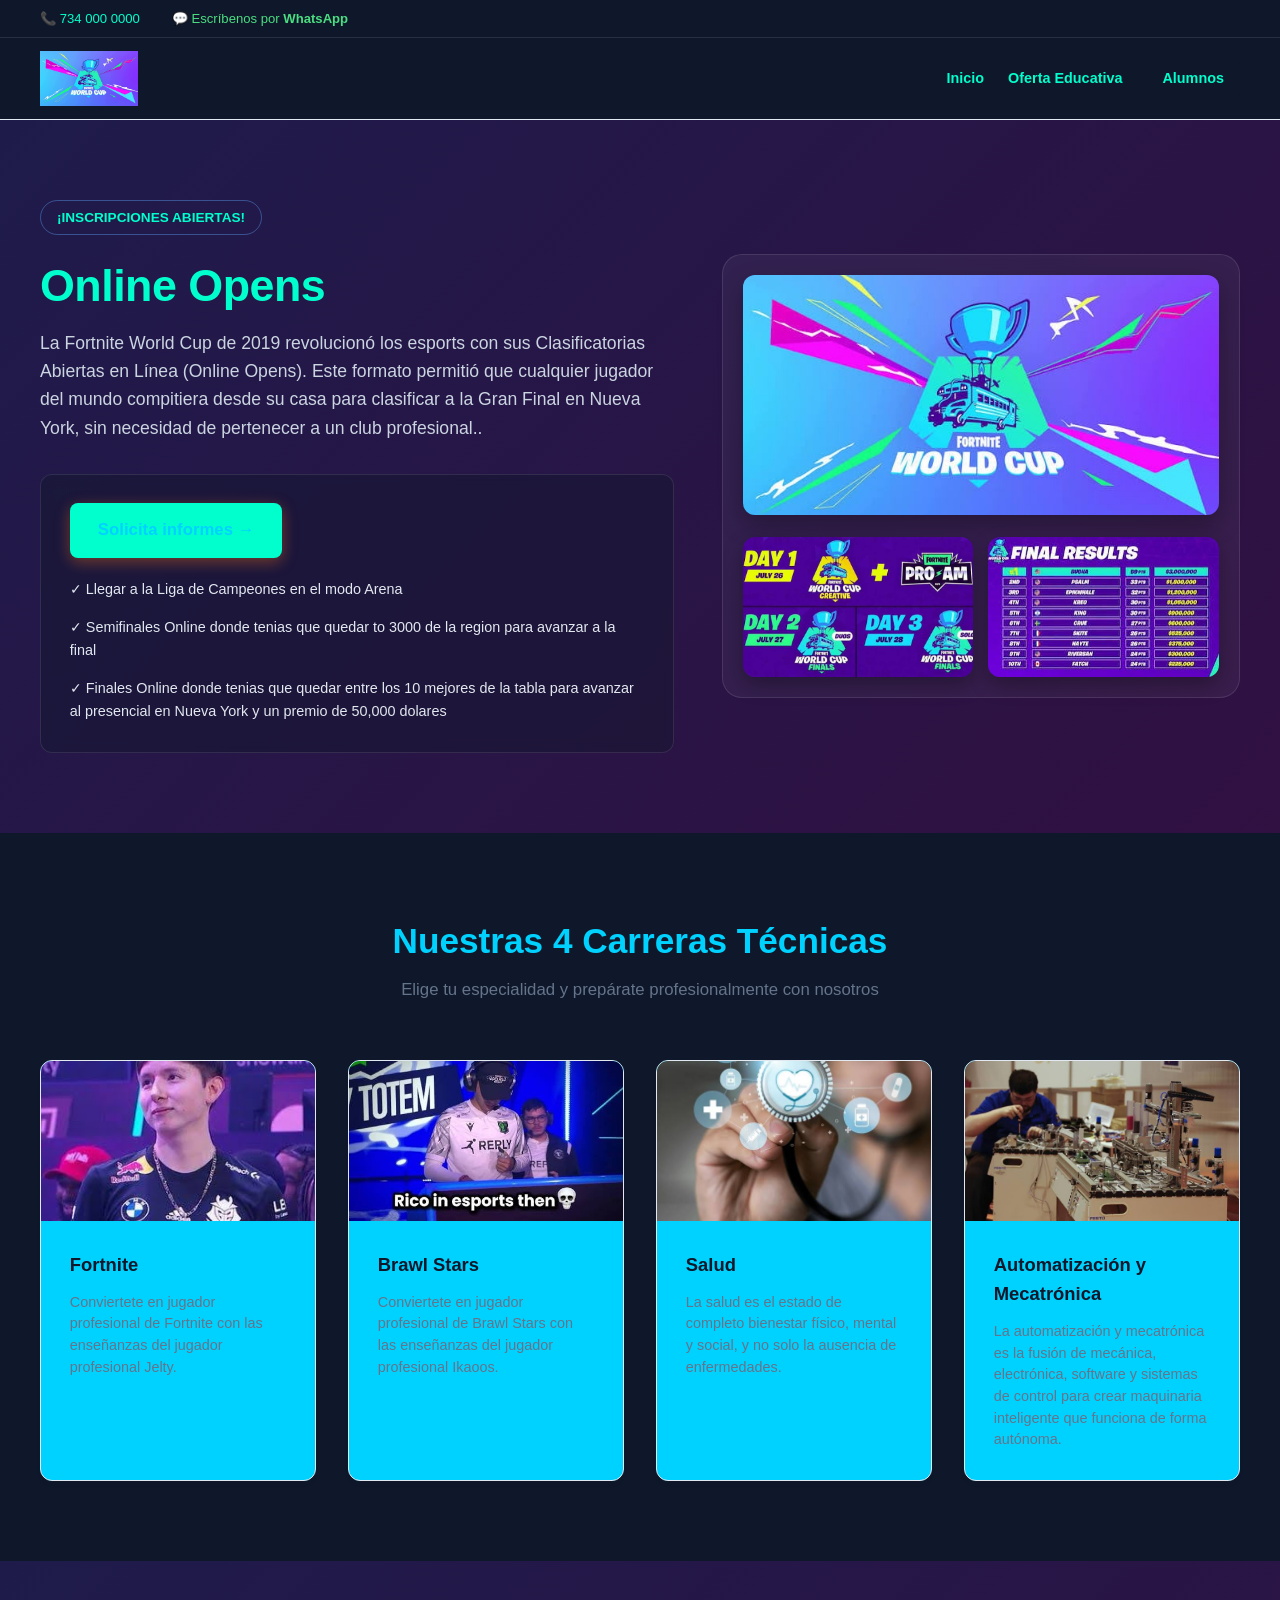
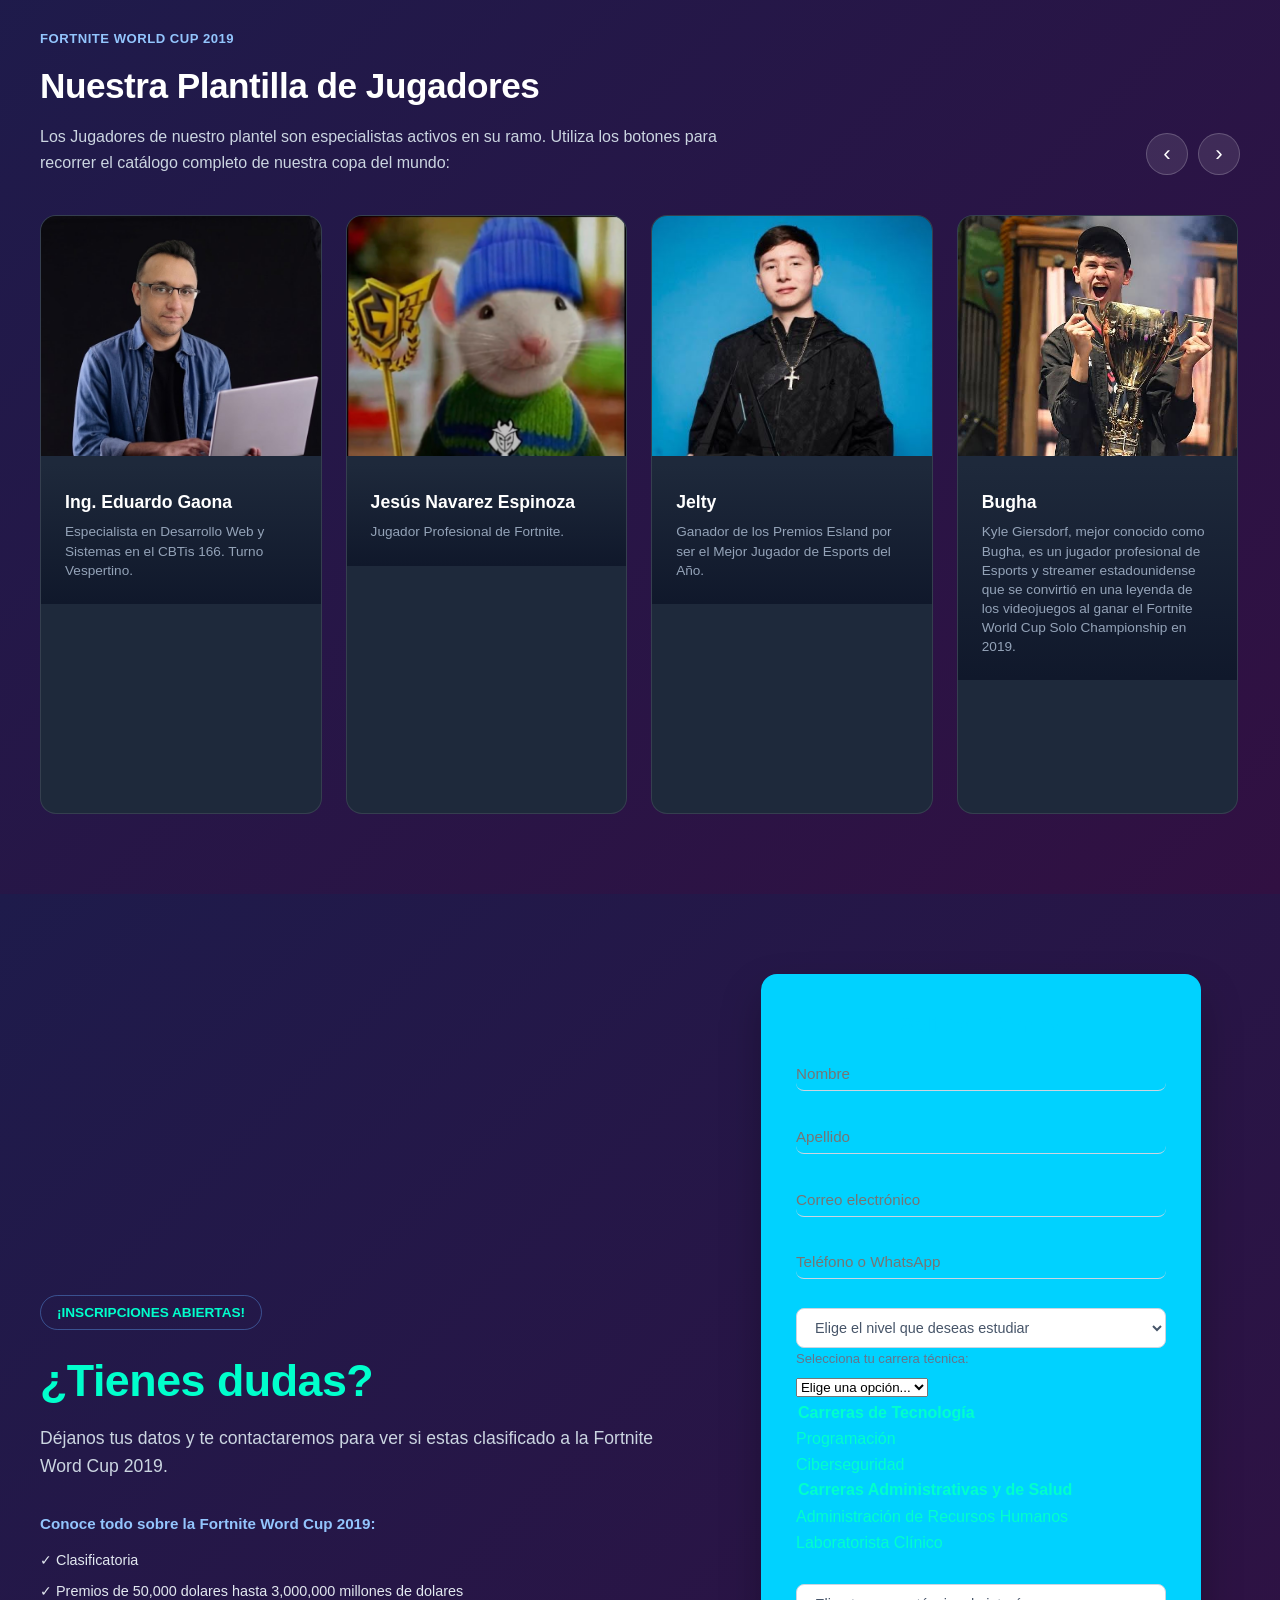
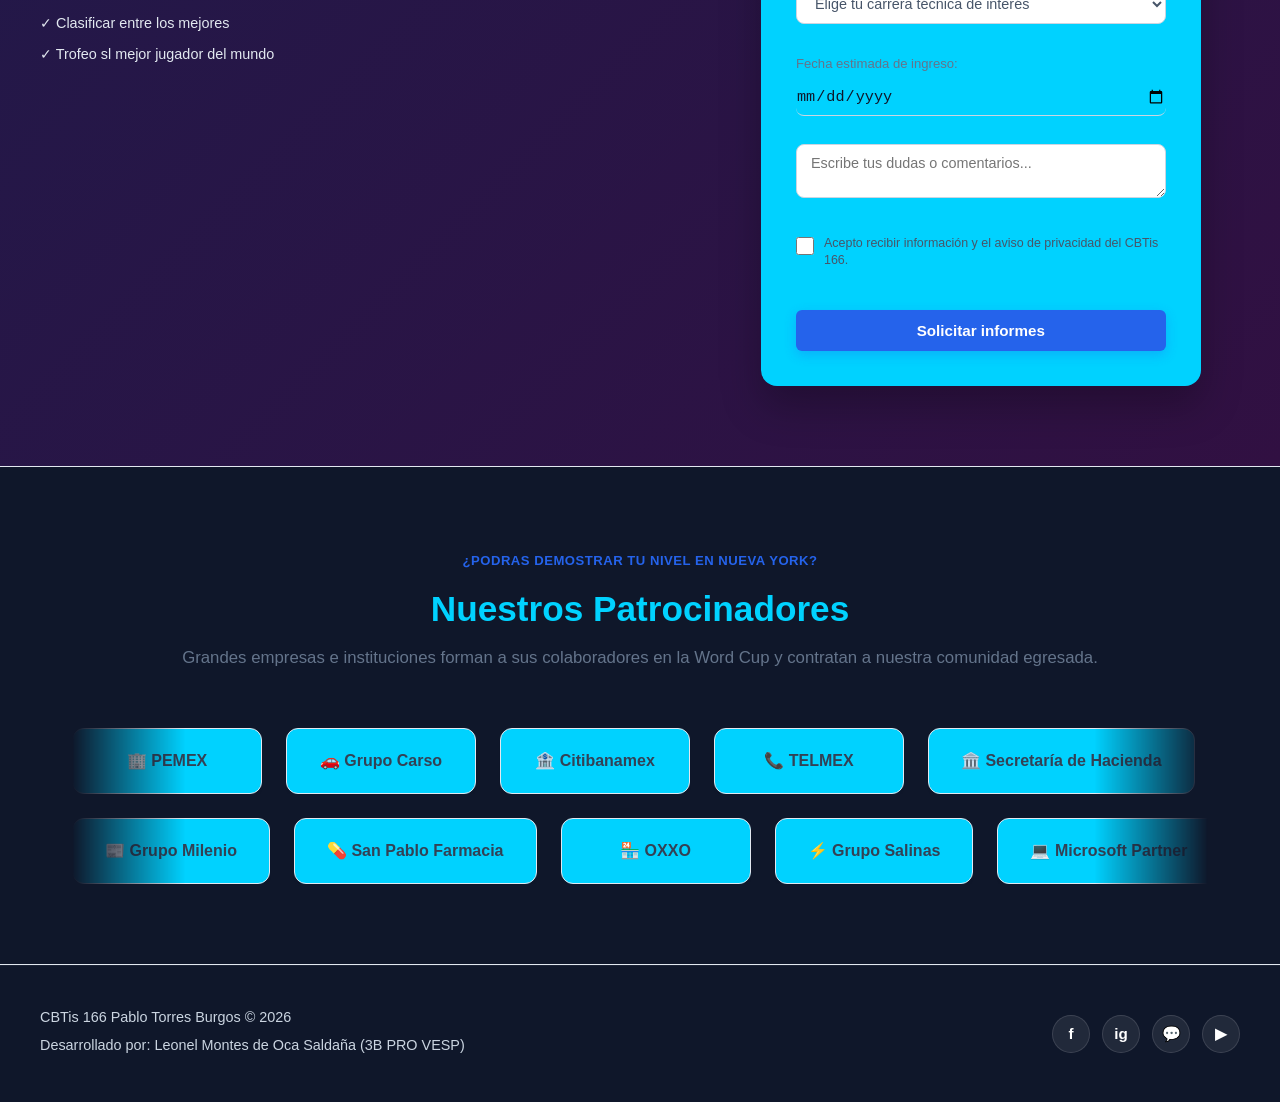
<file: index.html>
<!--
  ======================================================================
  INSTITUCIÓN: CBTis 166 Pablo Torres Burgos
  ----------------------------------------------------------------------
  * Estudiante: Leonel Montes de Oca Saldaña
  * Grupo: 3B PRO VESP  
  * Actividad: Portal Institucional (Con barra superior, collage y formulario)
  ====================================================================== -->

<!DOCTYPE html>
<html lang="es">
<head>
    <meta charset="UTF-8">
    <meta name="viewport" content="width=device-width, initial-scale=1.0">
    <title>Fortnite Word Cup 2019</title>
    <link rel="stylesheet" href="styles.css">
</head>
<body>

    <!-- BARRA SUPERIOR DE CONTACTO -->
    <div class="top-bar" id="inicio">
        <div class="top-bar-container">
            <div class="top-contacts">
                <span class="top-item">📞 734 000 0000</span>
                <span class="top-item whatsapp">💬 Escríbenos por <strong>WhatsApp</strong></span>
            </div>
        </div>
    </div>

    <!-- BARRA DE NAVEGACIÓN PRINCIPAL -->
    <header class="navbar">
        <div class="nav-container">
            <div class="nav-brand">
                <a href="#inicio">
                    <img src="img/WordCup.jpeg" alt="CBTis 166" class="brand-logo-img">
                </a>
            </div>
            <nav class="nav-links">
                <a href="#inicio">Inicio</a>
                <a href="#oferta">Oferta Educativa</a>
                <a href="login.html" class="btn-nav-login">Alumnos</a>
            </nav>
        </div>
    </header>

    <!-- SECCIÓN DE DOS COLUMNAS CON COLLAGE DE IMÁGENES -->
    <section class="hero-section">
        <div class="hero-container">
            
            <!-- Columna Izquierda: Textos, Botón y Beneficios -->
            <div class="hero-text-side">
                <span class="hero-tag">¡INSCRIPCIONES ABIERTAS!</span>
                <h1>Online Opens</h1>
                <p>La Fortnite World Cup de 2019 revolucionó los esports con sus Clasificatorias Abiertas en Línea (Online Opens). Este formato permitió que cualquier jugador del mundo compitiera desde su casa para clasificar a la Gran Final en Nueva York, sin necesidad de pertenecer a un club profesional..</p>
                
                <div class="hero-cta-box">
                    <a href="login.html" class="btn-orange">Solicita informes →</a>
                    <div class="hero-benefits">
                        <span>✓ Llegar a la Liga de Campeones en el modo Arena</span>
                        <span>✓ Semifinales Online donde tenias que quedar to 3000 de la region para avanzar a la final</span>
                        <span>✓ Finales Online donde tenias que quedar entre los 10 mejores de la tabla para avanzar al presencial en Nueva York y un premio de 50,000 dolares</span>
                    </div>
                </div>
            </div>

            <!-- Columna Derecha: Collage de Imágenes -->
            <div class="hero-image-side">
                <div class="image-collage">
                    <div class="collage-main">
                        <img src="img/WordCup.jpeg" alt="Estudiante CBTis">
                    </div>
                    <div class="collage-sub">
                        <img src="img/formato.jpg" alt="Laboratorista">
                        <img src="img/tabla.jpg" alt="Programación">
                    </div>
                </div>
            </div>

        </div>
    </section>

    <!-- SECCIÓN DE OFERTA EDUCATIVA CON IMÁGENES ALUSIVAS -->
    <section id="oferta" class="careers-section">
        <div class="section-container">
            <div class="section-header">
                <h2>Nuestras 4 Carreras Técnicas</h2>
                <p>Elige tu especialidad y prepárate profesionalmente con nosotros</p>
            </div>

            <div class="careers-grid">
                
                <!-- Carrera 1: Fortnite -->
                <div class="career-card">
                    <div class="career-img-container">
                        <img src="img/jelty3.jpeg" alt="Recursos Humanos">
                    </div>
                    <div class="career-content">
                        <h3>Fortnite</h3>
                        <p>Conviertete en jugador profesional de Fortnite con las enseñanzas del jugador profesional Jelty.</p>
                    </div>
                </div>

                <!-- Carrera 2: Brawl Stars -->
                <div class="career-card">
                    <div class="career-img-container">
                        <img src="img/ikaoos.jpeg" alt="Programación">
                    </div>
                    <div class="career-content">
                        <h3>Brawl Stars</h3>
                        <p>Conviertete en jugador profesional de Brawl Stars con las enseñanzas del jugador profesional Ikaoos.</p>
                    </div>
                </div>

                <!-- Carrera 3: Salud -->
                <div class="career-card">
                    <div class="career-img-container">
                        <img src="img/Salud.jpg" alt="Ciberseguridad">
                    </div>
                    <div class="career-content">
                        <h3>Salud</h3>
                        <p>La salud es el estado de completo bienestar físico, mental y social, y no solo la ausencia de enfermedades.</p>
                    </div>
                </div>

                <!-- Carrera 4: Automatización y Mecatrónica -->
                <div class="career-card">
                    <div class="career-img-container">
                        <img src="img/AutomatizaciónyMecatrónica.jpg" alt="Laboratorista Clínico">
                    </div>
                    <div class="career-content">
                        <h3>Automatización y Mecatrónica</h3>
                        <p>La automatización y mecatrónica es la fusión de mecánica, electrónica, software y sistemas de control para crear maquinaria inteligente que funciona de forma autónoma.</p>
                    </div>
                </div>

            </div>
        </div>
    </section>

    <!-- SECCIÓN DE DOCENTES CON RECORRIDO INTERACTIVO (JS) -->
    <section class="teachers-section">
        <div class="teachers-container">
            
            <div class="teachers-header">
                <div>
                    <span class="teachers-tag">Fortnite World Cup 2019</span>
                    <h2>Nuestra Plantilla de Jugadores</h2>
                    <p>Los Jugadores de nuestro plantel son especialistas activos en su ramo. Utiliza los botones para recorrer el catálogo completo de nuestra copa del mundo:</p>
                </div>
                <!-- Botones funcionales con IDs -->
                <div class="teachers-nav-buttons">
                    <button id="btn-prev" class="nav-btn">‹</button>
                    <button id="btn-next" class="nav-btn">›</button>
                </div>
            </div>

            <!-- Contenedor de las tarjetas de docentes (controlado por JS) -->
            <div class="teachers-grid" id="teachers-track">
                
                <!-- Grupo 1 (Primeros 4 profesores) -->
                <div class="teacher-card">
                    <img src="img/gaona.jpg" alt="Profesor">
                    <div class="teacher-info">
                        <h3>Ing. Eduardo Gaona</h3>
                        <p>Especialista en Desarrollo Web y Sistemas en el CBTis 166. Turno Vespertino.</p>
                    </div>
                </div>

                <div class="teacher-card">
                    <img src="img/jelty.jpeg" alt="Profesora">
                    <div class="teacher-info">
                        <h3>Jesús Navarez Espinoza</h3>
                        <p>Jugador Profesional de Fortnite.</p>
                    </div>
                </div>

                <div class="teacher-card">
                    <img src="img/jelty2.jpeg" alt="Profesor">
                    <div class="teacher-info">
                        <h3>Jelty </h3>
                        <p>Ganador de los Premios Esland por ser el Mejor Jugador de Esports del Año.</p>
                    </div>
                </div>

                <div class="teacher-card">
                    <img src="img/Bugha.jpg" alt="Profesor">
                    <div class="teacher-info">
                        <h3>Bugha</h3>
                        <p>Kyle Giersdorf, mejor conocido como Bugha, es un jugador profesional de Esports y streamer estadounidense que se convirtió en una leyenda de los videojuegos al ganar el Fortnite World Cup Solo Championship en 2019.</p>
                    </div>
                </div>

                <!-- Grupo 2 (Otros 4 profesores / Ejemplos adicionales para el recorrido) -->
                <div class="teacher-card">
                    <img src="img/Peterbot.jpg"alt="Profesora">
                    <div class="teacher-info">
                        <h3>Peterbot</h3>
                        <p>Peter Kata, más conocido en el mundo de los videojuegos como Peterbot, es un jugador profesional de Fortnite húngaro-estadounidense y creador de contenido que actualmente compite para la organización Team Falcons. Nacido el 20 de junio de 2007, es ampliamente considerado por la comunidad y los analistas como uno de los mejores jugadores de Fortnite del mundo debido a sus mecánicas excepcionales, puntería milimétrica y agresivo estilo de juego.</p>
                    </div>
                </div>

                <div class="teacher-card">
                    <img src="img/King.jpg" alt="Profesor">
                    <div class="teacher-info">
                        <h3>King</h3>
                        <p>El jugador argentino Thiago "K1nG" Lapp hizo historia en la Fortnite World Cup 2019 al obtener el 5.º puesto en la modalidad en solitario (Solo) con tan solo 13 años de edad, llevándose un premio de $900,000 dólares. El torneo, celebrado en el Arthur Ashe Stadium de Nueva York, catapultó al joven a la fama internacional gracias a su estilo de juego sumamente agresivo y vistoso.</p>
                    </div>
                </div>

                <div class="teacher-card">
                    <img src="img/Mongraal.jpg" alt="Profesora">
                    <div class="teacher-info">
                        <h3>Mongraal</h3>
                        <p>Kyle "Mongraal" Jackson (nacido el 13 de agosto de 2004) es un reconocido jugador profesional de esports y creador de contenido británico, considerado históricamente como uno de los pioneros y mecánicos más influyentes en la escena competitiva global de Fortnite.</p>
                    </div>
                </div>

                <div class="teacher-card">
                    <img src="img/sangaona.jpeg" alt="Profesor">
                    <div class="teacher-info">
                        <h3>San Gaona</h3>
                        <p>Patrono de los que codifican, resuelven y nunca se rinden ante el código.</p>
                    </div>
                </div>

            </div>

        </div>
    </section>

    <!-- SECCIÓN DE DOS COLUMNAS CON FORMULARIO INTEGRADO -->
    <section class="hero-section">
        <div class="hero-container">
            
            <!-- Columna Izquierda: Textos y Beneficios (Estilo UMOV) -->
            <div class="hero-text-side">
                <span class="hero-tag">¡INSCRIPCIONES ABIERTAS!</span>
                <h1 class="hero-title-custom">¿Tienes dudas?</h1>
                <p class="hero-desc-custom">
                    Déjanos tus datos y te contactaremos para ver si estas clasificado a la Fortnite Word Cup 2019.
                </p>
                
                <div class="hero-subtitle-custom">
                    Conoce todo sobre la Fortnite Word Cup 2019:
                </div>
                <div class="hero-benefits hero-benefits-column">
                    <span>✓ Clasificatoria</span>
                    <span>✓ Premios de 50,000 dolares hasta 3,000,000 millones de dolares</span>
                    <span>✓ Clasificar entre los mejores</span>
                    <span>✓ Trofeo sl mejor jugador del mundo</span>
                </div>
            </div>

            <!-- Columna Derecha: Tarjeta Flotante con Formulario (10 campos/etiquetas) -->
            <div class="hero-form-side">
                <div class="cbtis-hero-form-card">
                    
                    <h3 class="form-card-title">
                        Solicita informes
                    </h3>

                    <form id="form-hero-informes" action="#" method="POST">
                        
                        <!-- 1. Campo de Texto: Nombre -->
                        <div class="cbtis-input-group form-group-margin">
                            <input type="text" id="info_nombre" name="nombre" required placeholder="Nombre" class="form-control-input">
                        </div>

                        <!-- 2. Campo de Texto: Apellido -->
                        <div class="cbtis-input-group form-group-margin">
                            <input type="text" id="info_apellido" name="apellido" required placeholder="Apellido" class="form-control-input">
                        </div>

                        <!-- 3. Campo de Correo Electrónico -->
                        <div class="cbtis-input-group form-group-margin">
                            <input type="email" id="info_email" name="email" required placeholder="Correo electrónico" class="form-control-input">
                        </div>

                        <!-- 4. Campo de Teléfono -->
                        <div class="cbtis-input-group form-group-margin">
                            <input type="tel" id="info_telefono" name="telefono" required placeholder="Teléfono o WhatsApp" class="form-control-input">
                        </div>

                        <!-- 5. Menú Desplegable (Select): Nivel de Estudios -->
                        <div class="cbtis-input-group form-group-margin">
                            <select id="info_nivel" name="nivel" required class="form-control-select">
                                <option value="">Elige el nivel que deseas estudiar</option>
                                <option value="media">Educación Mixta</option>
                            </select><div class="input-group">
    <label for="carrera-academica">Selecciona tu carrera técnica:</label>
    
    <!-- Etiqueta select obligatoria para que funcionen los grupos -->
    <select id="carrera-academica" name="carrera" required>
        <option value="">Elige una opción...</option>
        
        <optgroup label="Carreras de Tecnología">
            <option value="programacion">Programación</option>
            <option value="ciberseguridad">Ciberseguridad</option>
        </optgroup>
        
        <optgroup label="Carreras Administrativas y de Salud">
            <option value="recursos_humanos">Fortnite</option>
            <option value="laboratorista">Brawl Stars</option>
        </optgroup>
        
    </select><optgroup label="Carreras de Tecnología">
    <option value="programacion">Programación</option>
    <option value="ciberseguridad">Ciberseguridad</option>
</optgroup>
<optgroup label="Carreras Administrativas y de Salud">
    <option value="recursos_humanos">Administración de Recursos Humanos</option>
    <option value="laboratorista">Laboratorista Clínico</option>
</optgroup>
</div>
                        </div>

                        <!-- 6. Menú Desplegable (Select): Carrera Técnica -->
                        <div class="cbtis-input-group form-group-margin">
                            <select id="info_carrera" name="carrera" required class="form-control-select">
                                <option value="">Elige tu carrera técnica de interés</option>
                                <option value="recursos">Fortnite</option>
                                <option value="programacion">Brawl Stars</option>
                                <option value="ciberseguridad">Ciberseguridad</option>
                                <option value="laboratorista">Laboratorista Clínico</option>
                            </select>
                        </div>

                        <!-- 7. Campo de Fecha (Date): Fecha estimada de ingreso -->
                        <div class="cbtis-input-group form-group-margin">
                            <label for="info_fecha" class="form-date-label">Fecha estimada de ingreso:</label>
                            <input type="date" id="info_fecha" name="fecha" required class="form-control-date">
                        </div>

                        <!-- 8. Área de Texto (Textarea): Dudas adicionales -->
                        <div class="cbtis-input-group form-group-margin">
                            <textarea id="info_comentarios" name="comentarios" rows="2" placeholder="Escribe tus dudas o comentarios..." class="form-control-textarea"></textarea>
                        </div>

                      <!-- 9. Casilla de Verificación (Checkbox): Términos y privacidad -->
                        <div class="cbtis-input-group form-group-checkbox">
                            <input type="checkbox" id="info_terminos" name="terminos" required class="form-checkbox-input">
                            <label for="info_terminos" class="form-checkbox-label">
                                Acepto recibir información y el aviso de privacidad del CBTis 166.
                            </label>
                        </div>

                        <!-- 10. Botón de Envío (Submit Button) -->
                        <button type="submit" class="cbtis-btn-ingresar form-submit-btn">
                            Solicitar informes
                        </button>

                    </form>
                </div>
            </div>

        </div>
    </section>

    <!-- SECCIÓN DE CONVENIOS DOBLE LÍNEA -->
    <section class="convenios-section">
        <div class="convenios-container">
            
            <div class="section-header">
                <span class="teachers-tag convenience-tag-custom">¿Podras demostrar tu nivel en Nueva York?</span>
                <h2>Nuestros Patrocinadores</h2>
                <p>Grandes empresas e instituciones forman a sus colaboradores en la Word Cup y contratan a nuestra comunidad egresada.</p>
            </div>

            <!-- LÍNEA 1: Se desplaza hacia la IZQUIERDA -->
            <div class="marquee-wrapper">
                <div class="marquee-track marquee-track-top">
                    <div class="convenio-card">🏢 PEMEX</div>
                    <div class="convenio-card">🚗 Grupo Carso</div>
                    <div class="convenio-card">🏦 Citibanamex</div>
                    <div class="convenio-card">📞 TELMEX</div>
                    <div class="convenio-card">🏛️ Secretaría de Hacienda</div>
                    <div class="convenio-card">📦 Mercado Libre</div>
                    <div class="convenio-card">🌴 Grupo Xcaret</div>
                    <div class="convenio-card">🌐 CISCO Networking</div>
                    <!-- Duplicado para efecto infinito fluido -->
                    <div class="convenio-card">🏢 PEMEX</div>
                    <div class="convenio-card">🚗 Grupo Carso</div>
                    <div class="convenio-card">🏦 Citibanamex</div>
                    <div class="convenio-card">📞 TELMEX</div>
                    <div class="convenio-card">🏛️ Secretaría de Hacienda</div>
                    <div class="convenio-card">📦 Mercado Libre</div>
                    <div class="convenio-card">🌴 Grupo Xcaret</div>
                    <div class="convenio-card">🌐 CISCO Networking</div>
                </div>
            </div>

            <!-- LÍNEA 2: Se desplaza hacia la DERECHA -->
            <div class="marquee-wrapper marquee-wrapper-spacing">
                <div class="marquee-track marquee-track-bottom">
                    <div class="convenio-card">📰 Grupo Milenio</div>
                    <div class="convenio-card">💊 San Pablo Farmacia</div>
                    <div class="convenio-card">🏪 OXXO</div>
                    <div class="convenio-card">⚡ Grupo Salinas</div>
                    <div class="convenio-card">💻 Microsoft Partner</div>
                    <div class="convenio-card">🎓 UNAM Vinculación</div>
                    <div class="convenio-card">🏥 Hospital General</div>
                    <div class="convenio-card">⚙️ Bosch México</div>
                    <!-- Duplicado para efecto infinito fluido -->
                    <div class="convenio-card">📰 Grupo Milenio</div>
                    <div class="convenio-card">💊 San Pablo Farmacia</div>
                    <div class="convenio-card">🏪 OXXO</div>
                    <div class="convenio-card">⚡ Grupo Salinas</div>
                    <div class="convenio-card">💻 Microsoft Partner</div>
                    <div class="convenio-card">🎓 UNAM Vinculación</div>
                    <div class="convenio-card">🏥 Hospital General</div>
                    <div class="convenio-card">⚙️ Bosch México</div>
                </div>
            </div>
        </div>
    </section>

    <!-- PIE DE PÁGINA (FOOTER CON REDES SOCIALES) -->
    <footer class="footer">
        <div class="footer-container">
            
            <div class="footer-info">
                <p>CBTis 166 Pablo Torres Burgos &copy; 2026</p>
                <p class="footer-author">Desarrollado por: Leonel Montes de Oca Saldaña (3B PRO VESP)</p>
            </div>

            <!-- Enlaces de Redes Sociales -->
            <div class="footer-socials">
                <a href="https://facebook.com" target="_blank" class="social-icon" title="Facebook">f</a>
                <a href="https://instagram.com" target="_blank" class="social-icon" title="Instagram">ig</a>
                <a href="https://whatsapp.com" target="_blank" class="social-icon" title="WhatsApp">💬</a>
                <a href="https://youtube.com" target="_blank" class="social-icon" title="YouTube"> ▶</a>
            </div>

        </div>
    </footer>

    <script src="script.js"></script>
</body>
</html>
</file>
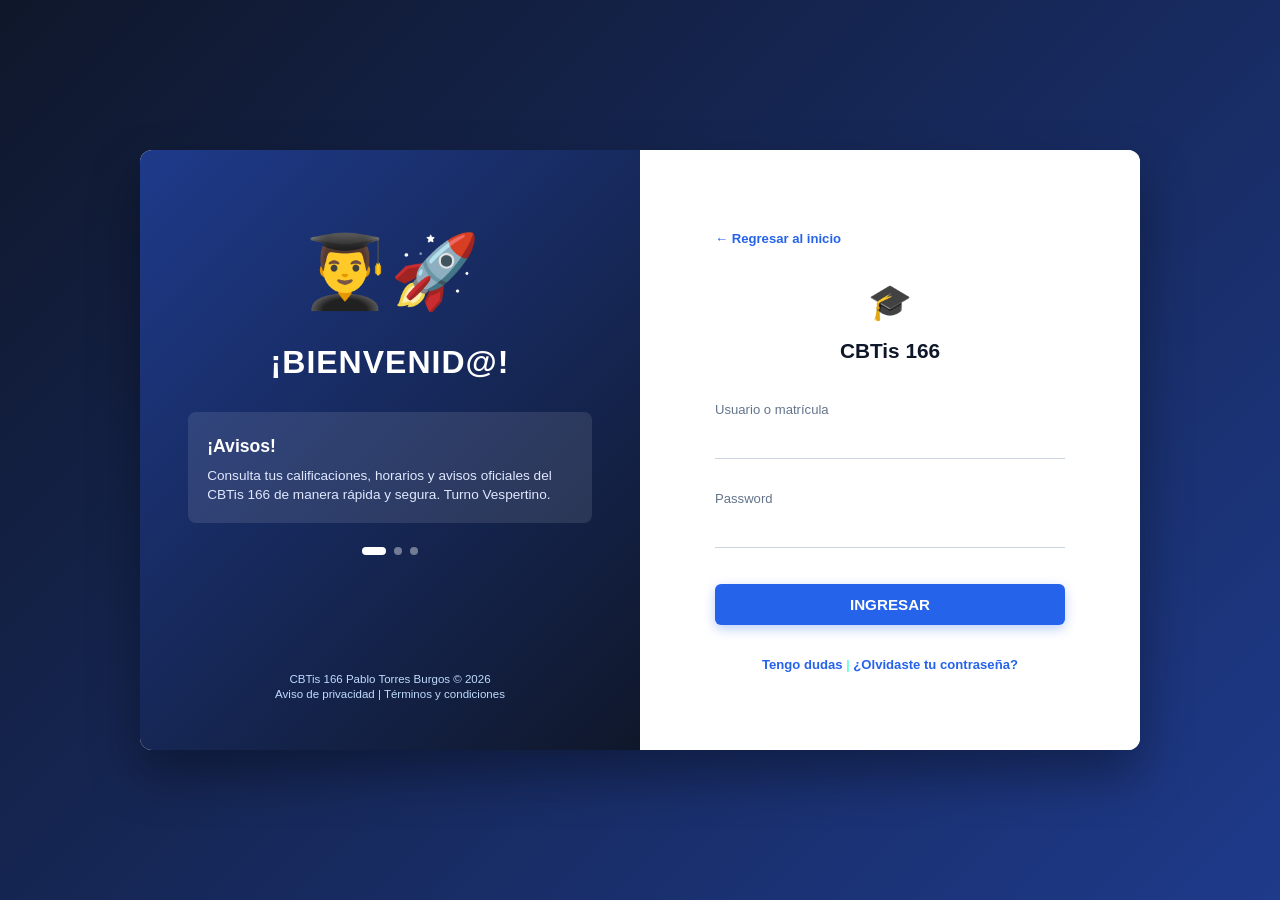
<file: login.html>
<!DOCTYPE html>
<html lang="es">
<head>
    <meta charset="UTF-8">
    <meta name="viewport" content="width=device-width, initial-scale=1.0">
    <title>Portal de Alumnos - CBTis 166</title>
    <link rel="stylesheet" href="styles.css">
</head>
<body class="cbtis-login-body">

    <!-- Contenedor principal de dos columnas -->
    <div class="cbtis-login-container">

        <!-- LADO IZQUIERDO: Panel Azul con Bienvenida e Ilustración -->
        <div class="cbtis-left-panel">
            <div class="cbtis-left-content">
                
                <div class="cbtis-illustration-box">
                    <div class="cbtis-badge-icon">👨‍🎓🚀</div>
                    <h2>¡BIENVENID@!</h2>
                </div>

                <div class="cbtis-notices-box">
                    <h3>¡Avisos!</h3>
                    <p>Consulta tus calificaciones, horarios y avisos oficiales del CBTis 166 de manera rápida y segura. Turno Vespertino.</p>
                </div>

                <div class="cbtis-slider-dots">
                    <span class="cbtis-dot active"></span>
                    <span class="cbtis-dot"></span>
                    <span class="cbtis-dot"></span>
                </div>
            </div>

            <div class="cbtis-left-footer">
                CBTis 166 Pablo Torres Burgos &copy; 2026<br>
                <span>Aviso de privacidad | Términos y condiciones</span>
            </div>
        </div>

        <!-- LADO DERECHO: Panel Blanco con el Formulario de Acceso -->
        <div class="cbtis-right-panel">
            <div class="cbtis-login-wrapper">
                
                <div class="login-back-container">
                    <a href="index.html" class="cbtis-back-link">← Regresar al inicio</a>
                </div>

                <div class="cbtis-logo-header">
                    <div class="login-logo-emoji">🎓</div>
                    <h1>CBTis <strong>166</strong></h1>
                </div>

                <form id="form-login" action="#" method="POST">
                    
                    <div class="cbtis-input-group">
                        <label for="usuario">Usuario o matrícula</label>
                        <input type="text" id="usuario" name="usuario" required>
                    </div>

                    <div class="cbtis-input-group">
                        <label for="password">Password</label>
                        <input type="password" id="password" name="password" required>
                    </div>

                    <button type="submit" class="cbtis-btn-ingresar">INGRESAR</button>

                </form>

                <div class="cbtis-login-help">
                    <a href="#">Tengo dudas</a> | <a href="#">¿Olvidaste tu contraseña?</a>
                </div>

            </div>
        </div>

    </div>

    <script src="script.js"></script>
</body>
</html>
</file>
<file: styles.css>
/* ======================================================================
   ESTILOS GENERALES Y PORTADA - CBTis 166
   ====================================================================== */
*{
    box-sizing: border-box; /* Incluye bordes y rellenos en el ancho y alto total */
    margin: 0;              /* Elimina los márgenes predeterminados de la página */
    padding: 0;             /* Elimina los rellenos internos predeterminados */
}

body {
    font-family: 'Segoe UI', Tahoma, Geneva, Verdana, sans-serif; /* Tipografía principal limpia y moderna */
    color: #00ffcc;                 /* Color de texto base gris oscuro */
    background-color: #0f172a;      /* Color de fondo general suave para el sitio */
    line-height: 1.6;               /* Espaciado de línea cómodo para la lectura */
}

/* --------------------------------------------------------------------
   BARRA SUPERIOR DE CONTACTO
   -------------------------------------------------------------------- */
.top-bar {
    background-color: #0f172a;              /* Fondo oscuro para la franja de contacto superior */
    color: #00ffcc;                         /* Color de texto gris claro secundario */
    font-size: 0.82rem;                     /* Tamaño de fuente pequeño y sutil */
    padding: 0.5rem 2rem;                   /* Relleno interno superior/inferior y lateral */
    border-bottom: 1px solid rgba(255, 255, 255, 0.1); /* Línea divisoria inferior translúcida */
}

.top-bar-container {
    max-width: 1200px;     /* Ancho máximo estructurado para mantener simetría */
    margin: 0 auto;        /* Centra horizontalmente el contenedor */
    display: flex;         /* Activa el diseño flexible */
    justify-content: space-between; /* Distribuye el espacio entre los elementos internos */
    align-items: center;   /* Centra verticalmente los elementos */
}

.top-contacts {
    display: flex;         /* Distribuye los datos de contacto en fila horizontal */
    gap: 2rem;             /* Separación horizontal entre los elementos */
}

.top-item.whatsapp {
    color: #4ade80;        /* Color verde característico para destacar WhatsApp */
}

/* ======================================================================
   BARRA DE NAVEGACIÓN RESPONSIVA
   ====================================================================== */
.navbar {
    background-color: #0f172a; /* Fondo blanco sólido para el menú de navegación */
    border-bottom: 1px solid #e2e8f0; /* Borde inferior sutil */
    position: sticky;          /* Fija la barra en la parte superior al hacer scroll */
    top: 0;                    /* Posición de anclaje exacto en la parte superior */
    z-index: 1000;             /* Asegura que la barra esté siempre por encima de otros elementos */
    padding: 0.8rem 1.5rem;    /* Relleno interior de la barra de navegación */
}

.nav-container {
    max-width: 1200px;         /* Ancho máximo alineado con el resto del sitio */
    margin: 0 auto;            /* Centra el contenedor del menú */
    display: flex;             /* Modelo flexible */
    justify-content: space-between; /* Separa el logotipo de los enlaces del menú */
    align-items: center;       /* Alinea verticalmente al centro */
    flex-wrap: wrap;           /* Permite que los elementos bajen si falta espacio */
    gap: 1rem;                 /* Espaciado predeterminado */
}

.nav-brand {
    display: flex;             /* Contenedor flexible para la marca/logo */
    align-items: center;       /* Centra verticalmente el logotipo */
}

.brand-logo-img {
    height: 55px;              /* Altura fija estándar para el logotipo institucional */
    width: auto;               /* Ancho proporcional automático */
    object-fit: contain;       /* Evita deformaciones en la imagen */
    display: block;            /* Elimina espacios fantasma inferiores */
}

.nav-links {
    display: flex;             /* Organiza los enlaces de navegación en línea */
    align-items: center;       /* Centra verticalmente */
    gap: 1.5rem;               /* Espacio de separación entre cada opción del menú */
    flex-wrap: wrap;           /* Adaptable en pantallas chicas */
}

.nav-links a {
    text-decoration: none;     /* Quita el subrayado predeterminado de los enlaces */
    color: #00ffcc;            /* Color de texto gris intermedio */
    font-weight: 600;          /* Seminegrita para mejor visibilidad */
    font-size: 0.9rem;         /* Tamaño de fuente adecuado */
    transition: color 0.2s;    /* Transición suave al cambiar de color */
}

.nav-links a:hover {
    color: #2563eb;            /* Cambia a azul corporativo al pasar el cursor */
}

.btn-nav-login {
    background-color: #0f172a; /* Fondo azul destacado para el botón de alumnos */
    color: #00ffcc;   /* Texto blanco forzado */
    padding: 8px 16px;         /* Relleno interior del botón */
    border-radius: 6px;        /* Esquinas redondeadas */
    transition: background-color 0.2s; /* Transición suave en el color de fondo */
}

.btn-nav-login:hover {
    background-color: #1d4ed8; /* Azul más oscuro al pasar el cursor */
}

@media (max-width: 600px) {
    .navbar {
        padding: 0.6rem 1rem;  /* Reduce el padding en pantallas móviles pequeñas */
    }
    .nav-container {
        justify-content: center; /* Centra los elementos del menú en móviles */
    }
    .nav-links {
        gap: 1rem;             /* Reduce el espacio entre enlaces */
        justify-content: center; /* Centra los enlaces */
    }
}

/* --------------------------------------------------------------------
   SECCIÓN HERO (DOS COLUMNAS CON COLLAGE)
   -------------------------------------------------------------------- */
.hero-section {
    background:  linear-gradient(135deg, #1e1b4b 0%, #311042 100%); /* Fondo con degradado azul oscuro */
    color: #00ffcc;              /* Texto general en blanco para alto contraste */
    padding: 5rem 2rem;        /* Relleno superior/inferior amplio y lateral */
    overflow: hidden;          /* Oculta desbordamientos */
}

.hero-container {
    max-width: 1200px;         /* Ancho máximo del contenedor principal */
    margin: 0 auto;            /* Centra el contenedor */
    display: grid;             /* Utiliza CSS Grid para organizar las columnas */
    grid-template-columns: 1.1fr 0.9fr; /* Texto ligeramente más ancho que el collage */
    gap: 3rem;                 /* Espacio de separación entre columnas */
    align-items: center;       /* Alinea verticalmente al centro */
}

@media (max-width: 900px) {
    .hero-container {
        grid-template-columns: 1fr; /* Cambia a una sola columna en pantallas medianas/móviles */
    }
}

.hero-tag {
    display: inline-block;     /* Permite aplicar padding y márgenes como bloque */
    background-color:   linear-gradient(135deg, #1e1b4b 0%, #311042 100%); /* Fondo azul translúcido */
    border: 1px solid rgba(96, 165, 250, 0.4); /* Borde azul claro sutil */
    color: #00ffcc;            /* Texto azul claro brillante */
    padding: 6px 16px;         /* Relleno interior */
    border-radius: 20px;       /* Bordes redondeados estilo píldora */
    font-size: 0.85rem;        /* Tamaño de fuente compacto */
    font-weight: 600;          /* Seminegrita */
    text-transform: uppercase; /* Convierte el texto en mayúsculas */
    margin-bottom: 1.5rem;     /* Margen inferior */
}

.hero-text-side h1 {
    font-size: 2.8rem;         /* Tamaño de fuente grande para el título principal */
    font-weight: 800;          /* Grosor muy marcado */
    margin-bottom: 1rem;       /* Espacio inferior */
    letter-spacing: -0.5px;    /* Reduce ligeramente el espacio entre letras */
    line-height: 1.2;          /* Altura de línea compacta */
}

.hero-text-side p {
    font-size: 1.1rem;         /* Tamaño de fuente cómodo para la descripción */
    color: #cbd5e1;            /* Color gris claro legible */
    margin-bottom: 2rem;       /* Espacio inferior */
    line-height: 1.6;          /* Altura de línea legible */
}

.hero-cta-box {
    background: rgba(15, 23, 42, 0.4); /* Fondo oscuro semitransparente */
    border: 1px solid rgba(255, 255, 255, 0.1); /* Borde sutil translúcido */
    padding: 1.8rem;           /* Relleno interno */
    border-radius: 12px;       /* Bordes redondeados */
    backdrop-filter: blur(6px); /* Efecto de desenfoque de cristal esmerilado */
}

.btn-orange {
    display: inline-block;     /* Permite dimensiones en enlaces */
    background: #00ffcc; /* Degradado naranja llamativo */
    color: #00d2ff;              /* Texto blanco */
    padding: 14px 28px;        /* Relleno interior generoso */
    border-radius: 8px;        /* Bordes redondeados */
    text-decoration: none;     /* Quita subrayado */
    font-weight: 700;          /* Negrita */
    font-size: 1.05rem;        /* Tamaño destacado */
    box-shadow: 0 4px 15px rgba(249, 115, 22, 0.4); /* Sombra naranja difuminada */
    transition: transform 0.2s, box-shadow 0.2s; /* Transiciones suaves */
    margin-bottom: 1.2rem;     /* Espacio inferior */
}

.btn-orange:hover {
    transform: translateY(-2px); /* Eleva ligeramente el botón al pasar el cursor */
    box-shadow: 0 6px 20px rgba(249, 115, 22, 0.6); /* Aumenta intensidad de sombra */
}

.hero-benefits {
    display: flex;             /* Organiza los beneficios en línea flexible */
    flex-wrap: wrap;           /* Salto de línea automático */
    gap: 15px;                 /* Espacio entre beneficios */
    font-size: 0.9rem;         /* Tamaño estándar */
    color: #e2e8f0;            /* Gris claro */
    font-weight: 500;          /* Peso medio */
}

/* Estilos del Collage de Imágenes */
.image-collage {
    display: flex;             /* Organiza los elementos en columna */
    flex-direction: column;    /* Dirección vertical */
    gap: 15px;                 /* Espacio entre imágenes */
    background: rgba(255, 255, 255, 0.05); /* Fondo translúcido sutil */
    padding: 20px;             /* Relleno interior */
    border-radius: 20px;       /* Bordes redondeados del contenedor */
    border: 1px solid rgba(255, 255, 255, 0.1); /* Borde sutil */
}

.collage-main img {
    width: 100%;               /* Ancho completo */
    height: 240px;             /* Altura fija para la imagen principal */
    object-fit: cover;         /* Recorta proporcionalmente sin deformar */
    border-radius: 12px;       /* Bordes redondeados */
    box-shadow: 0 10px 25px rgba(0,0,0,0.3); /* Sombra de profundidad */
}

.collage-sub {
    display: grid;             /* Cuadrícula para las dos imágenes inferiores */
    grid-template-columns: 1fr 1fr; /* Dos columnas iguales */
    gap: 15px;                 /* Espacio entre las secundarias */
}

.collage-sub img {
    width: 100%;               /* Ancho completo */
    height: 140px;             /* Altura fija para secundarias */
    object-fit: cover;         /* Recorte proporcional */
    border-radius: 12px;       /* Bordes redondeados */
    box-shadow: 0 8px 20px rgba(0,0,0,0.3); /* Sombra de profundidad */
}

/* Clases específicas para el formulario de informes */
.hero-title-custom {
    font-size: 2.5rem;         /* Tamaño de título personalizado */
    margin-bottom: 1rem;       /* Margen inferior */
}

.hero-desc-custom {
    color: #cbd5e1;            /* Color secundario */
    font-size: 1rem;           /* Tamaño legible */
    margin-bottom: 1.5rem;     /* Margen inferior */
}

.hero-subtitle-custom {
    font-size: 0.95rem;        /* Subtítulo */
    font-weight: 600;          /* Seminegrita */
    color: #93c5fd;            /* Azul claro */
    margin-bottom: 0.8rem;     /* Margen inferior */
}

.hero-benefits-column {
    display: flex;             /* Flexible vertical */
    flex-direction: column;    /* Apilado vertical */
    gap: 8px;                  /* Espaciado ajustado */
}

.cbtis-hero-form-card {
    background-color: #00d2ff; /* Fondo blanco sólido para la tarjeta del formulario */
    padding: 2.2rem;           /* Relleno interno amplio */
    border-radius: 16px;       /* Bordes redondeados marcados */
    box-shadow: 0 20px 40px rgba(0, 0, 0, 0.25); /* Sombra elegante flotante */
    width: 100%;               /* Ancho completo disponible */
    max-width: 440px;          /* Ancho máximo de la tarjeta */
    margin: 0 auto;            /* Centrado horizontal */
}

.form-card-title {
    color: #00d2ff;            /* Color oscuro */
    font-size: 1.25rem;        /* Mediano destacado */
    font-weight: 700;          /* Negrita */
    margin-bottom: 1rem;       /* Margen inferior */
    text-align: center;        /* Centrado */
}

.form-group-margin {
    margin-bottom: 1rem;       /* Espacio inferior estándar entre campos */
}

.form-control-input {
    width: 100%;               /* Ancho completo */
    border: 1px solid #cbd5e1; /* Borde gris claro */
    border-radius: 8px;        /* Bordes redondeados */
    padding: 10px 14px;        /* Relleno interior cómodo */
    font-size: 0.9rem;         /* Tamaño de letra interno */
    outline: none;             /* Sin borde de enfoque por defecto */
}

.form-control-select {
    width: 100%;               /* Ancho completo */
    border: 1px solid #cbd5e1; /* Borde gris claro */
    border-radius: 8px;        /* Bordes redondeados */
    padding: 10px 14px;        /* Relleno interior */
    font-size: 0.9rem;         /* Tamaño de fuente */
    background: #fff;          /* Fondo blanco */
    color: #475569;            /* Color de texto de opciones */
    outline: none;             /* Quita contorno */
}

.form-date-label {
    font-size: 0.78rem;        /* Letra pequeña para etiquetas de fecha */
    color: #64748b;            /* Gris secundario */
    display: block;            /* Ocupa su propia línea */
    margin-bottom: 2px;        /* Margen inferior mínimo */
}

.form-control-date {
    width: 100%;               /* Ancho completo */
    border: 1px solid #cbd5e1; /* Borde gris */
    border-radius: 8px;        /* Bordes redondeados */
    padding: 8px 14px;         /* Relleno interior */
    font-size: 0.9rem;         /* Tamaño de fuente */
    color: #334155;            /* Color de texto interno */
    outline: none;             /* Quita contorno */
}

.form-control-textarea {
    width: 100%;               /* Ancho completo */
    border: 1px solid #cbd5e1; /* Borde gris */
    border-radius: 8px;        /* Bordes redondeados */
    padding: 10px 14px;        /* Relleno interior */
    font-size: 0.9rem;         /* Tamaño de fuente */
    outline: none;             /* Quita contorno */
    font-family: inherit;      /* Hereda tipografía general */
}

/* ======================================================================
   CORRECCIÓN DEFINITIVA PARA LA CASILLA Y EL TEXTO DE ACEPTAR TÉRMINOS
   ====================================================================== */
.form-group-checkbox {
    margin-bottom: 1.2rem;     /* Espacio inferior */
    display: flex;             /* Contenedor flexible */
    flex-direction: row !important; /* Fuerza dirección horizontal estricta */
    align-items: flex-start !important; /* Alinea arriba */
    justify-content: flex-start !important; /* Alinea a la izquierda */
    gap: 10px;                 /* Espacio horizontal entre cuadro y texto */
    text-align: left;          /* Alineación izquierda */
    width: 100%;               /* Ancho completo */
}

.form-checkbox-input {
    width: 18px !important;    /* Ancho fijo forzado para el checkbox */
    height: 18px !important;   /* Alto fijo forzado */
    min-width: 18px;           /* Evita compresión */
    cursor: pointer;           /* Cambia cursor a mano */
    margin-top: 2px;           /* Ajuste vertical fino con la primera línea */
    flex-shrink: 0;            /* Impide deformación */
    appearance: auto;          /* Restaura el comportamiento visual nativo */
    -webkit-appearance: checkbox; /* Compatibilidad WebKit */
}

.form-checkbox-label {
    font-size: 0.78rem !important; /* Letra pequeña legible para textos legales */
    color: #475569 !important;     /* Gris oscuro */
    line-height: 1.35 !important;  /* Altura de línea compacta */
    cursor: pointer;               /* Cursor interactivo */
    display: inline-block !important; /* Comportamiento en línea */
    width: auto !important;        /* Ancho automático */
    flex: 1;                       /* Ocupa el resto del espacio disponible */
}

.form-submit-btn {
    background-color: #00d2ff;     /* Fondo azul intenso para el botón enviar */
    width: 100%;                   /* Ancho completo */
    border-radius: 8px;            /* Bordes redondeados */
    padding: 12px;                 /* Relleno interior */
    font-weight: 700;              /* Negrita */
    color: white;                  /* Texto blanco */
    border: none;                  /* Sin bordes */
    cursor: pointer;               /* Cursor de mano */
    transition: background 0.2s;   /* Transición suave */
}

.cbtis-hero-form-card input:focus, 
.cbtis-hero-form-card select:focus, 
.cbtis-hero-form-card textarea:focus {
    border-color: #2563eb !important; /* Cambia el borde a azul brillante al enfocar */
    box-shadow: 0 0 0 3px rgba(37, 99, 235, 0.15); /* Brillo sutil alrededor */
}

/* ======================================================================
   ESTILOS DE OFERTA EDUCATIVA CON IMÁGENES
   ====================================================================== */
.careers-section {
    padding: 5rem 2rem;            /* Espaciado superior/inferior */
    background-color:  linear-gradient(135deg, #1e1b4b 0%, #311042 100%);     /* Fondo claro */
}

.section-container {
    max-width: 1200px;             /* Ancho máximo centrado */
    margin: 0 auto;                /* Centrado horizontal */
}

.section-header {
    text-align: center;            /* Centrado de títulos de sección */
    margin-bottom: 3.5rem;         /* Espacio inferior */
}

.section-header h2 {
    font-size: 2.2rem;             /* Título grande */
    color: #00d2ff;                /* Color oscuro */
    margin-bottom: 0.5rem;         /* Espacio con subtítulo */
}

.section-header p {
    color: #64748b;                /* Gris secundario */
    font-size: 1.05rem;            /* Tamaño legible */
}

.careers-grid {
    display: grid;                 /* Cuadrícula CSS adaptable */
    grid-template-columns: repeat(auto-fit, minmax(260px, 1fr)); /* Columnas responsivas */
    gap: 2rem;                     /* Espacio entre tarjetas */
}

.career-card {
    background-color: #00d2ff;     /* Fondo blanco */
    border: 1px solid #e2e8f0;     /* Borde sutil */
    border-radius: 12px;           /* Esquinas redondeadas */
    overflow: hidden;              /* Oculta desbordamientos internos */
    box-shadow: 0 4px 6px rgba(0, 0, 0, 0.02); /* Sombra ligera */
    transition: transform 0.2s ease, box-shadow 0.2s ease; /* Transiciones suaves */
}

.career-card:hover {
    transform: translateY(-5px);   /* Eleva la tarjeta al pasar el cursor */
    box-shadow: 0 15px 30px rgba(0, 0, 0, 0.08); /* Acentúa la sombra */
    border-color: #cbd5e1;         /* Oscurece borde */
}

.career-img-container {
    width: 100%;                   /* Ancho completo */
    height: 160px;                 /* Altura fija de imagen */
    overflow: hidden;              /* Oculta desbordamientos */
}

.career-img-container img {
    width: 100%;                   /* Ancho adaptado */
    height: 100%;                  /* Alto adaptado */
    object-fit: cover;             /* Recorte proporcional */
    transition: transform 0.3s ease; /* Transición para zoom */
}

.career-card:hover .career-img-container img {
    transform: scale(1.05);        /* Efecto zoom in en imagen al hacer hover */
}

.career-content {
    padding: 1.8rem;               /* Relleno interno de textos */
}

.career-content h3 {
    font-size: 1.15rem;            /* Tamaño de título */
    color: #0f172a;                /* Color oscuro */
    margin-bottom: 0.8rem;         /* Espacio inferior */
    font-weight: 700;              /* Negrita */
}

.career-content p {
    color: #64748b;                /* Gris descriptivo */
    font-size: 0.9rem;             /* Tamaño estándar */
    line-height: 1.5;              /* Altura de línea */
}

/* ======================================================================
   ESTILOS DEL PIE DE PÁGINA (FOOTER CON REDES SOCIALES)
   ====================================================================== */
.footer {
    background-color: linear-gradient(135deg, #1e1b4b 0%, #311042 100%);     /* Fondo oscuro institucional */
    color: #94a3b8;                /* Texto gris claro */
    padding: 2.5rem 2rem;          /* Relleno interior */
    border-top: 1px solid rgba(255, 255, 255, 0.05); /* Línea superior sutil */
}

.footer-container {
    max-width: 1200px;             /* Ancho máximo alineado */
    margin: 0 auto;                /* Centrado horizontal */
    display: flex;                 /* Distribución flexible */
    justify-content: space-between; /* Separa créditos de redes */
    align-items: center;           /* Centrado vertical */
    flex-wrap: wrap;               /* Adaptable */
    gap: 1.5rem;                   /* Espacio entre elementos */
}

.footer-info p {
    font-size: 0.9rem;             /* Tamaño estándar */
    color: #cbd5e1;                /* Color legible */
    margin-bottom: 0.3rem;         /* Espacio mínimo */
}

.footer-author {
    font-size: 0.82rem;            /* Letra pequeña para autor */
    color: #64748b;                /* Gris sutil */
}

.footer-socials {
    display: flex;                 /* Iconos en línea */
    gap: 12px;                     /* Espacio entre iconos */
}

.social-icon {
    width: 38px;                   /* Ancho fijo circular */
    height: 38px;                  /* Alto fijo circular */
    background: rgba(255, 255, 255, 0.08); /* Fondo translúcido */
    border: 1px solid rgba(255, 255, 255, 0.12); /* Borde sutil */
    color: #ffffff;                /* Icono blanco */
    border-radius: 50%;            /* Círculo perfecto */
    display: flex;                 /* Centrado interno */
    align-items: center;           /* Centrado vertical */
    justify-content: center;       /* Centrado horizontal */
    text-decoration: none;         /* Sin subrayado */
    font-weight: 700;              /* Negrita */
    font-size: 0.95rem;            /* Tamaño del símbolo */
    transition: background 0.2s, transform 0.2s, border-color 0.2s; /* Transiciones */
}

.social-icon:hover {
    background: #2563eb;           /* Azul corporativo al pasar cursor */
    border-color: #2563eb;         /* Borde azul */
    transform: translateY(-3px);   /* Eleva sutilmente el icono */
}

@media (max-width: 768px) {
    .footer-container {
        flex-direction: column;    /* Columna en tablets y móviles */
        text-align: center;        /* Centra textos del footer */
    }
    .footer-socials {
        justify-content: center;   /* Centra iconos sociales */
    }
}

/* ======================================================================
   ESTILOS DE LOGIN EN PANTALLA PARTIDA - CBTis 166
   ====================================================================== */
.cbtis-login-body {
    margin: 0;                     /* Sin márgenes */
    padding: 0;                    /* Sin padding */
    font-family: 'Segoe UI', Tahoma, Geneva, Verdana, sans-serif; /* Tipografía general */
    background: linear-gradient(135deg, #0f172a 0%, #1e3a8a 100%); /* Fondo degradado */
    min-height: 100vh;             /* Altura mínima de pantalla completa */
    display: flex;                 /* Centrado flexible */
    justify-content: center;       /* Centrado horizontal */
    align-items: center;           /* Centrado vertical */
}

.cbtis-login-container {
    width: 100%;                   /* Ancho completo */
    max-width: 1000px;             /* Ancho máximo de la tarjeta de login */
    height: 600px;                 /* Altura fija estándar */
    background-color: #ffffff;     /* Fondo blanco */
    border-radius: 12px;           /* Bordes redondeados */
    box-shadow: 0 25px 50px rgba(0, 0, 0, 0.35); /* Sombra pronunciada */
    display: grid;                 /* Pantalla dividida en cuadrícula */
    grid-template-columns: 1fr 1fr; /* Dos columnas iguales (panel izquierdo y derecho) */
    overflow: hidden;              /* Oculta desbordamientos */
    margin: 2rem;                  /* Margen exterior */
}

@media (max-width: 850px) {
    .cbtis-login-container {
        grid-template-columns: 1fr; /* Una sola columna en dispositivos menores */
        height: auto;               /* Altura automática */
    }
    .cbtis-left-panel {
        display: none;              /* Oculta el panel izquierdo decorativo en móviles */
    }
}

.cbtis-left-panel {
    background: linear-gradient(135deg, #1e3a8a 0%, #0f172a 100%); /* Degradado oscuro */
    color: white;                  /* Texto blanco */
    padding: 3rem;                 /* Relleno interno */
    display: flex;                 /* Diseño flexible */
    flex-direction: column;        /* Apilado vertical */
    justify-content: space-between; /* Distribuye espacio superior e inferior */
}

.cbtis-illustration-box {
    text-align: center;            /* Centrado */
    margin-top: 1rem;              /* Margen superior */
}

.cbtis-badge-icon {
    font-size: 4.5rem;             /* Tamaño grande para icono/emoji */
    margin-bottom: 0.5rem;         /* Margen inferior */
}

.cbtis-illustration-box h2 {
    font-size: 2rem;               /* Título grande */
    font-weight: 800;              /* Negrita fuerte */
    letter-spacing: 1px;           /* Espaciado entre letras */
}

.cbtis-notices-box {
    background: rgba(255, 255, 255, 0.1); /* Caja translúcida de avisos */
    padding: 1.2rem;               /* Relleno interno */
    border-radius: 8px;            /* Bordes redondeados */
    margin-top: 1.5rem;            /* Margen superior */
}

.cbtis-notices-box h3 {
    font-size: 1.1rem;             /* Título de aviso */
    margin-bottom: 0.4rem;         /* Margen inferior */
}

.cbtis-notices-box p {
    font-size: 0.85rem;            /* Texto pequeño */
    color: #e0e7ff;                /* Azul claro tenue */
    line-height: 1.4;              /* Altura de línea */
}

.cbtis-slider-dots {
    display: flex;                 /* Indicadores de slider en fila */
    justify-content: center;       /* Centrados */
    gap: 8px;                      /* Espacio entre puntos */
    margin-top: 1.5rem;            /* Margen superior */
}

.cbtis-dot {
    width: 8px;                    /* Ancho de punto inactivo */
    height: 8px;                   /* Alto de punto inactivo */
    background-color: rgba(255, 255, 255, 0.4); /* Translúcido */
    border-radius: 50%;            /* Circular */
}

.cbtis-dot.active {
    background-color: #ffffff;     /* Blanco sólido para punto activo */
    width: 24px;                   /* Más ancho simulando barra activa */
    border-radius: 4px;            /* Bordes redondeados */
}

.cbtis-left-footer {
    font-size: 0.72rem;            /* Letra pequeña institucional */
    color: #bfdbfe;                /* Azul muy claro */
    text-align: center;            /* Centrado */
    line-height: 1.3;              /* Altura de línea */
}

.cbtis-right-panel {
    background-color: #ffffff;     /* Panel derecho blanco para el formulario de login */
    padding: 3rem 3.5rem;          /* Relleno interno amplio */
    display: flex;                 /* Flexible */
    flex-direction: column;        /* Vertical */
    justify-content: center;       /* Centrado vertical */
}

.cbtis-login-wrapper {
    width: 100%;                   /* Ancho completo */
    max-width: 350px;              /* Ancho máximo del contenedor de login */
    margin: 0 auto;                /* Centrado horizontal */
}

.login-back-container {
    margin-bottom: 1.5rem;         /* Margen inferior */
}

.cbtis-back-link {
    color: #2563eb;                /* Enlace azul */
    font-size: 0.82rem;            /* Tamaño pequeño */
    text-decoration: none;         /* Sin subrayado */
    font-weight: 600;              /* Seminegrita */
}

.cbtis-back-link:hover {
    text-decoration: underline;    /* Subraya al pasar cursor */
}

.cbtis-logo-header {
    text-align: center;            /* Centrado */
    margin-bottom: 2rem;           /* Margen inferior */
}

.login-logo-emoji {
    font-size: 2.2rem;             /* Emoji grande */
    margin-bottom: 0.2rem;         /* Margen inferior */
}

.cbtis-logo-header h1 {
    font-size: 1.3rem;             /* Tamaño título */
    color: #0f172a;                /* Oscuro */
    font-weight: 700;              /* Negrita */
}

.cbtis-logo-header h1 span {
    color: #2563eb;                /* Acento en azul */
}

.cbtis-input-group {
    margin-bottom: 1.8rem;         /* Espacio inferior */
    position: relative;            /* Posicionamiento relativo */
}

.cbtis-input-group label {
    display: block;                /* Ocupa su línea */
    font-size: 0.82rem;            /* Pequeño */
    color: #64748b;                /* Gris */
    margin-bottom: 0.3rem;         /* Margen inferior */
    font-weight: 500;              /* Medio */
}

.cbtis-input-group input {
    width: 100%;                   /* Ancho completo */
    border: none;                  /* Sin borde completo */
    border-bottom: 1px solid #cbd5e1; /* Borde inferior estilo material design */
    padding: 8px 0;                /* Relleno */
    font-size: 0.95rem;            /* Tamaño de fuente */
    color: #0f172a;                /* Oscuro */
    background: transparent;       /* Fondo transparente */
    outline: none;                 /* Sin contorno */
    transition: border-color 0.2s; /* Transición suave */
}

.cbtis-input-group input:focus {
    border-bottom: 2px solid #2563eb; /* Cambia a borde inferior azul grueso al enfocar */
}

.cbtis-btn-ingresar {
    width: 100%;                   /* Ancho completo */
    background-color: #2563eb;     /* Azul corporativo */
    color: white;                  /* Texto blanco */
    border: none;                  /* Sin bordes */
    padding: 12px;                 /* Relleno */
    border-radius: 6px;            /* Esquinas redondeadas */
    font-weight: 700;              /* Negrita */
    font-size: 0.95rem;            /* Tamaño */
    cursor: pointer;               /* Mano interactiva */
    box-shadow: 0 4px 12px rgba(37, 99, 235, 0.3); /* Sombra azul */
    transition: background-color 0.2s, transform 0.1s; /* Transiciones */
    margin-top: 0.5rem;            /* Margen superior */
}

.cbtis-btn-ingresar:hover {
    background-color: #1d4ed8;     /* Azul más oscuro al pasar cursor */
}

.cbtis-login-help {
    text-align: center;            /* Centrado */
    margin-top: 1.8rem;            /* Margen superior */
    font-size: 0.82rem;            /* Pequeño */
}

.cbtis-login-help a {
    color: #2563eb;                /* Azul */
    text-decoration: none;         /* Sin subrayado */
    font-weight: 600;              /* Seminegrita */
}

.cbtis-login-help a:hover {
    text-decoration: underline;    /* Subraya al pasar cursor */
}

/* ======================================================================
   ESTILOS Y RECORRIDO DE DOCENTES
   ====================================================================== */
.teachers-section {
    background: linear-gradient(135deg, #1e1b4b 0%, #311042 100%); /* Fondo degradado oscuro */
    color: white;                  /* Texto blanco */
    padding: 4rem 1.5rem;          /* Relleno superior/inferior y lateral */
}

.teachers-container {
    max-width: 1200px;             /* Ancho máximo centrado */
    margin: 0 auto;                /* Centrado horizontal */
}

.teachers-header {
    display: flex;                 /* Flexible */
    justify-content: space-between; /* Separa título de botones */
    align-items: flex-end;         /* Alineación inferior */
    margin-bottom: 2.5rem;         /* Margen inferior */
    flex-wrap: wrap;               /* Adaptable */
    gap: 1.5rem;                   /* Espacio entre elementos */
}

.teachers-tag {
    display: inline-block;         /* Bloque en línea */
    color: #93c5fd;                /* Azul claro */
    font-size: 0.82rem;            /* Pequeño */
    font-weight: 700;              /* Negrita */
    text-transform: uppercase;     /* Mayúsculas */
    margin-bottom: 0.6rem;         /* Margen inferior */
    letter-spacing: 0.5px;         /* Espaciado de letras */
}

.convenience-tag-custom {
    color: #2563eb;                /* Azul específico para convenios */
}

.teachers-header h2 {
    font-size: 2.2rem;             /* Título grande */
    font-weight: 800;              /* Negrita fuerte */
    margin-bottom: 0.6rem;         /* Margen inferior */
    letter-spacing: -0.5px;        /* Espaciado ajustado */
}

.teachers-header p {
    color: #cbd5e1;                /* Gris claro */
    font-size: 1rem;               /* Estándar */
    max-width: 700px;              /* Ancho máximo para lectura cómoda */
    line-height: 1.6;              /* Altura de línea */
}

.teachers-nav-buttons {
    display: flex;                 /* Botones en línea */
    gap: 10px;                     /* Espaciado entre flechas */
}

.nav-btn {
    width: 42px;                   /* Ancho fijo circular */
    height: 42px;                  /* Alto fijo circular */
    background: rgba(255, 255, 255, 0.1); /* Translúcido */
    border: 1px solid rgba(255, 255, 255, 0.2); /* Borde translúcido */
    color: white;                  /* Símbolo blanco */
    border-radius: 50%;            /* Circular */
    font-size: 1.4rem;             /* Tamaño de flecha */
    cursor: pointer;               /* Mano interactiva */
    display: flex;                 /* Centrado interno */
    align-items: center;           /* Centrado vertical */
    justify-content: center;       /* Centrado horizontal */
    transition: background 0.2s, transform 0.1s; /* Transiciones */
}

.nav-btn:hover {
    background: rgba(255, 255, 255, 0.25); /* Aclara al pasar cursor */
    transform: scale(1.05);        /* Ligero zoom */
}

.teachers-grid {
    display: flex;                 /* Carrusel horizontal flexible */
    gap: 1.5rem;                   /* Espacio entre tarjetas de profesores */
    overflow-x: auto;              /* Permite scroll horizontal */
    scroll-behavior: smooth;       /* Movimiento fluido al usar botones */
    padding-bottom: 1rem;          /* Relleno inferior */
    scrollbar-width: none;         /* Oculta barra de desplazamiento en Firefox */
}

.teachers-grid::-webkit-scrollbar {
    display: none;                 /* Oculta barra de desplazamiento en Chrome/Safari */
}

.teacher-card {
    flex: 0 0 calc(25% - 1.15rem); /* Ancho fijo exacto para mostrar 4 tarjetas en pantallas grandes */
    background: #1e293b;           /* Fondo gris oscuro azulado */
    border-radius: 16px;           /* Bordes redondeados */
    overflow: hidden;              /* Oculta desbordamientos */
    border: 1px solid rgba(255, 255, 255, 0.1); /* Borde sutil */
    transition: transform 0.2s ease, box-shadow 0.2s ease; /* Transiciones */
}

@media (max-width: 1024px) {
    .teacher-card {
        flex: 0 0 calc(43% - 0.75rem); /* Ajusta para mostrar 2 tarjetas en tablets */
    }
}

@media (max-width: 650px) {
    .teacher-card {
        flex: 0 0 82%;             /* Ajusta para mostrar una tarjeta grande en móviles */
    }
}

.teacher-card:hover {
    transform: translateY(-5px);   /* Eleva la tarjeta al pasar el cursor */
    box-shadow: 0 15px 30px rgba(0, 0, 0, 0.4); /* Sombra oscura profunda */
}

.teacher-card img {
    width: 100%;                   /* Ancho completo */
    height: 240px;                 /* Altura fija de la foto del docente */
    object-fit: cover;             /* Recorte proporcional */
    object-position: top;          /* Enfoca la parte superior (rostro) de la foto */
}

.teacher-info {
    padding: 1.5rem;               /* Relleno interior para los datos del profesor */
    background: linear-gradient(180deg, rgba(30, 41, 59, 0.9) 0%, rgba(15, 23, 42, 0.95) 100%); /* Degradado interno */
}

.teacher-info h3 {
    font-size: 1.1rem;             /* Nombre del profesor */
    font-weight: 700;              /* Negrita */
    color: white;                  /* Blanco */
    margin-bottom: 0.4rem;         /* Margen inferior */
}

.teacher-info p {
    font-size: 0.85rem;            /* Descripción de especialidad */
    color: #94a3b8;                /* Gris claro */
    line-height: 1.4;              /* Altura de línea */
}

/* ======================================================================
   ESTILOS DE CONVENIOS EN DOBLE LÍNEA (MARQUESINAS INFINITAS)
   ====================================================================== */
.convenios-section {
    padding: 5rem 0;               /* Relleno superior e inferior */
    background-color: #00ffccc;     /* Fondo blanco */
    overflow: hidden;              /* Oculta desbordamientos laterales */
    border-top: 1px solid #e2e8f0; /* Borde superior sutil */
    border-bottom: 1px solid #e2e8f0; /* Borde inferior sutil */
}

.convenios-container {
    max-width: 1200px;             /* Ancho máximo centrado */
    margin: 0 auto;                /* Centrado horizontal */
    padding: 0 2rem;               /* Relleno lateral */
}

.marquee-wrapper {
    position: relative;            /* Posicionamiento relativo para la marquesina */
    width: 100%;                   /* Ancho completo */
    overflow: hidden;              /* Oculta tarjetas fuera de pantalla */
    mask-image: linear-gradient(to right, transparent, black 10%, black 90%, transparent); /* Desvanece los bordes izquierdo y derecho */
    -webkit-mask-image: linear-gradient(to right, transparent, black 10%, black 90%, transparent); /* Soporte WebKit para desvanecimiento */
}

.marquee-wrapper-spacing {
    margin-top: 1.5rem;            /* Separación entre la primera y segunda línea de convenios */
}

.marquee-track {
    display: flex;                 /* Elementos en línea horizontal continua */
    gap: 1.5rem;                   /* Espacio entre tarjetas de marcas */
    width: max-content;            /* Ancho automático basado en el contenido total */
}

.marquee-wrapper:hover .marquee-track {
    animation-play-state: paused !important; /* Pausa el movimiento al pasar el cursor sobre las marcas */
}

.marquee-track-top {
    animation: scrollLeft 35s linear infinite; /* Animación continua hacia la izquierda */
}

.marquee-track-bottom {
    animation: scrollRight 35s linear infinite; /* Animación continua hacia la derecha (inversa) */
}

@keyframes scrollLeft {
    0% { transform: translateX(0); }         /* Inicia en posición original */
    100% { transform: translateX(-50%); }    /* Desplaza exactamente la mitad (el grupo original) para crear bucle infinito */
}

@keyframes scrollRight {
    0% { transform: translateX(-50%); }      /* Inicia desplazado a la mitad */
    100% { transform: translateX(0); }       /* Regresa a la posición inicial creando bucle fluido */
}

.convenio-card {
    background:  #00d2ff;           /* Fondo gris muy claro para cada tarjeta de empresa */
    border: 1px solid #e2e8f0;     /* Borde gris sutil */
    padding: 1.2rem 2rem;          /* Relleno interior generoso */
    border-radius: 12px;           /* Bordes redondeados */
    font-weight: 600;              /* Seminegrita */
    font-size: 1rem;               /* Tamaño estándar */
    color: #334155;                /* Color de texto gris oscuro */
    white-space: nowrap;           /* Impide que el texto de la marca haga salto de línea */
    box-shadow: 0 4px 6px rgba(0, 0, 0, 0.01); /* Sombra muy tenue */
    transition: transform 0.2s ease, border-color 0.2s ease, background-color 0.2s ease; /* Transiciones suaves */
    display: flex;                 /* Flexible */
    align-items: center;           /* Centrado vertical */
    justify-content: center;       /* Centrado horizontal */
    min-width: 190px;              /* Ancho mínimo uniforme para todas las tarjetas */
}

.convenio-card:hover {
    transform: translateY(-3px);   /* Eleva la tarjeta de convenio al pasar el cursor */
    border-color: #2563eb;         /* Cambia el borde a azul corporativo */
    background-color: #00ffcc;     /* Fondo blanco puro */
    color: #00ffcc;                /* Texto azul corporativo */
    box-shadow: 0 10px 20px rgba(37, 99, 235, 0.08); /* Sombra azulada elegante */
}
</file>
